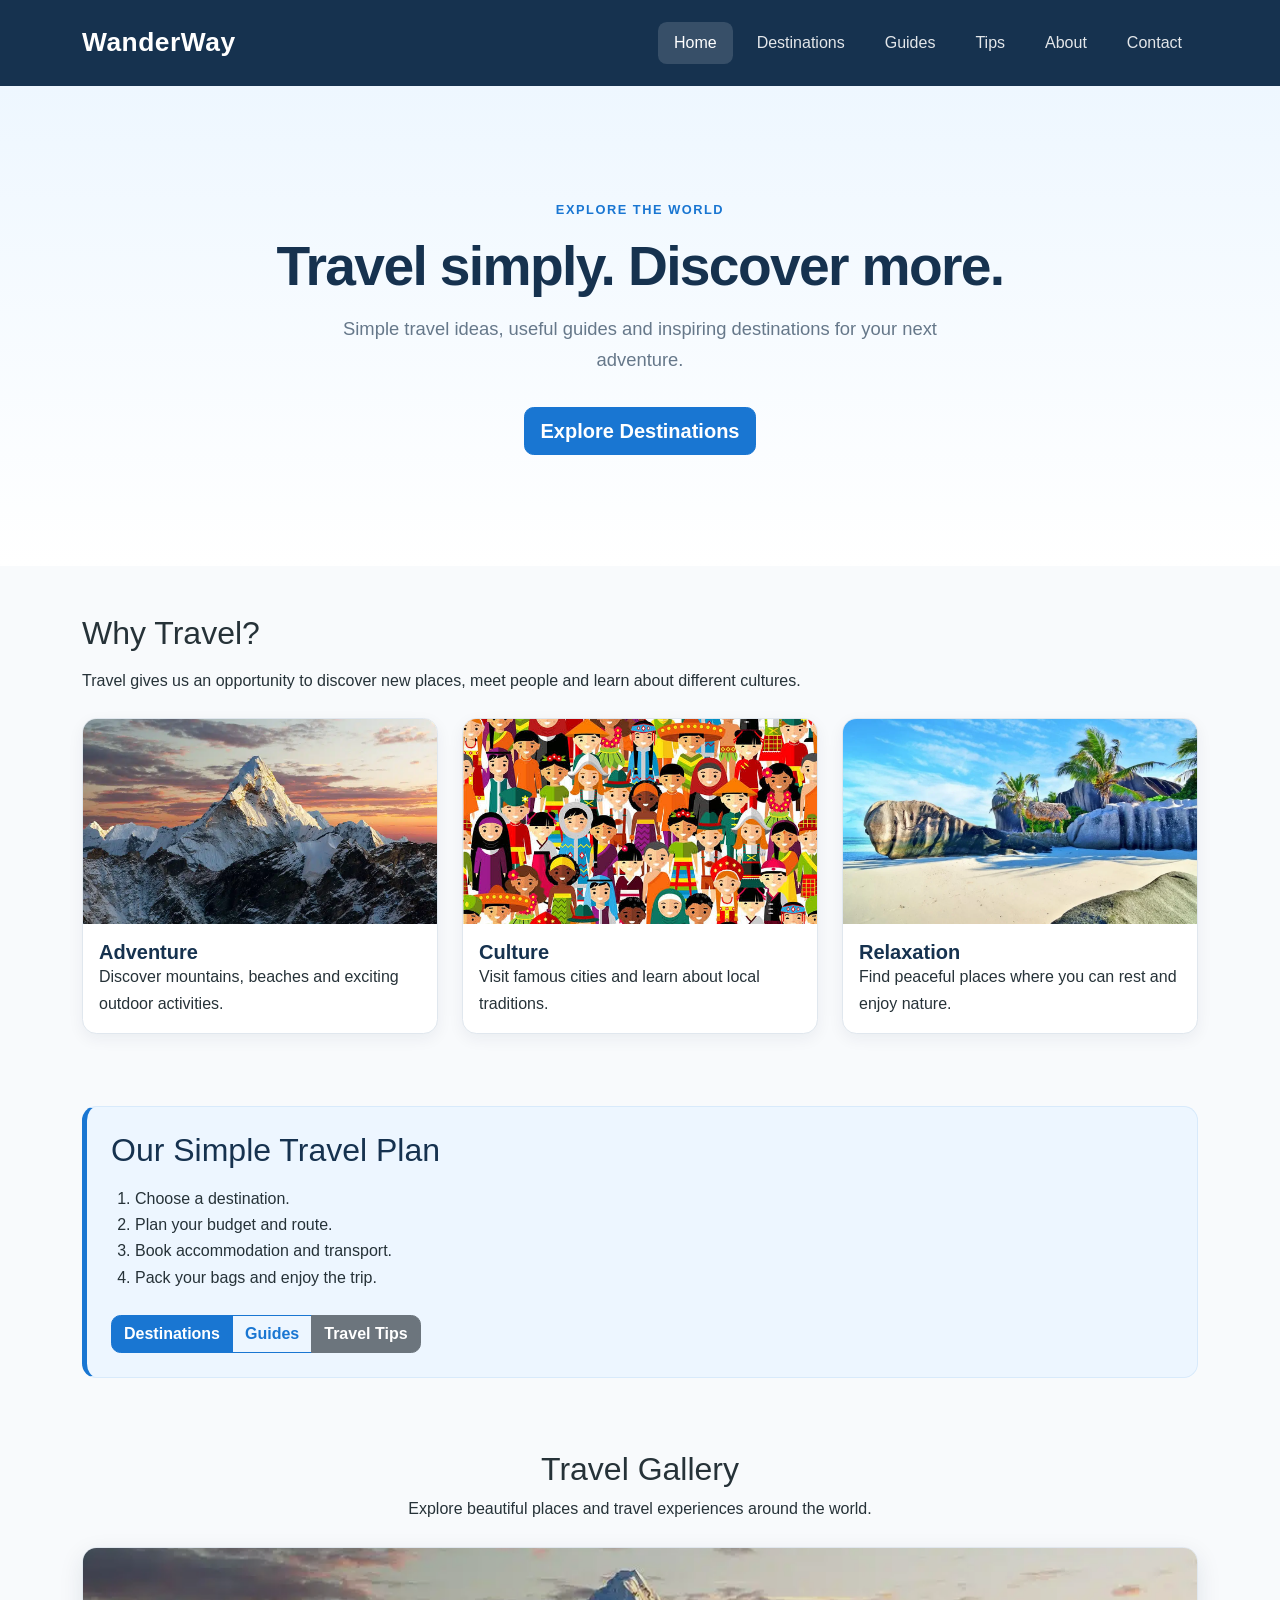
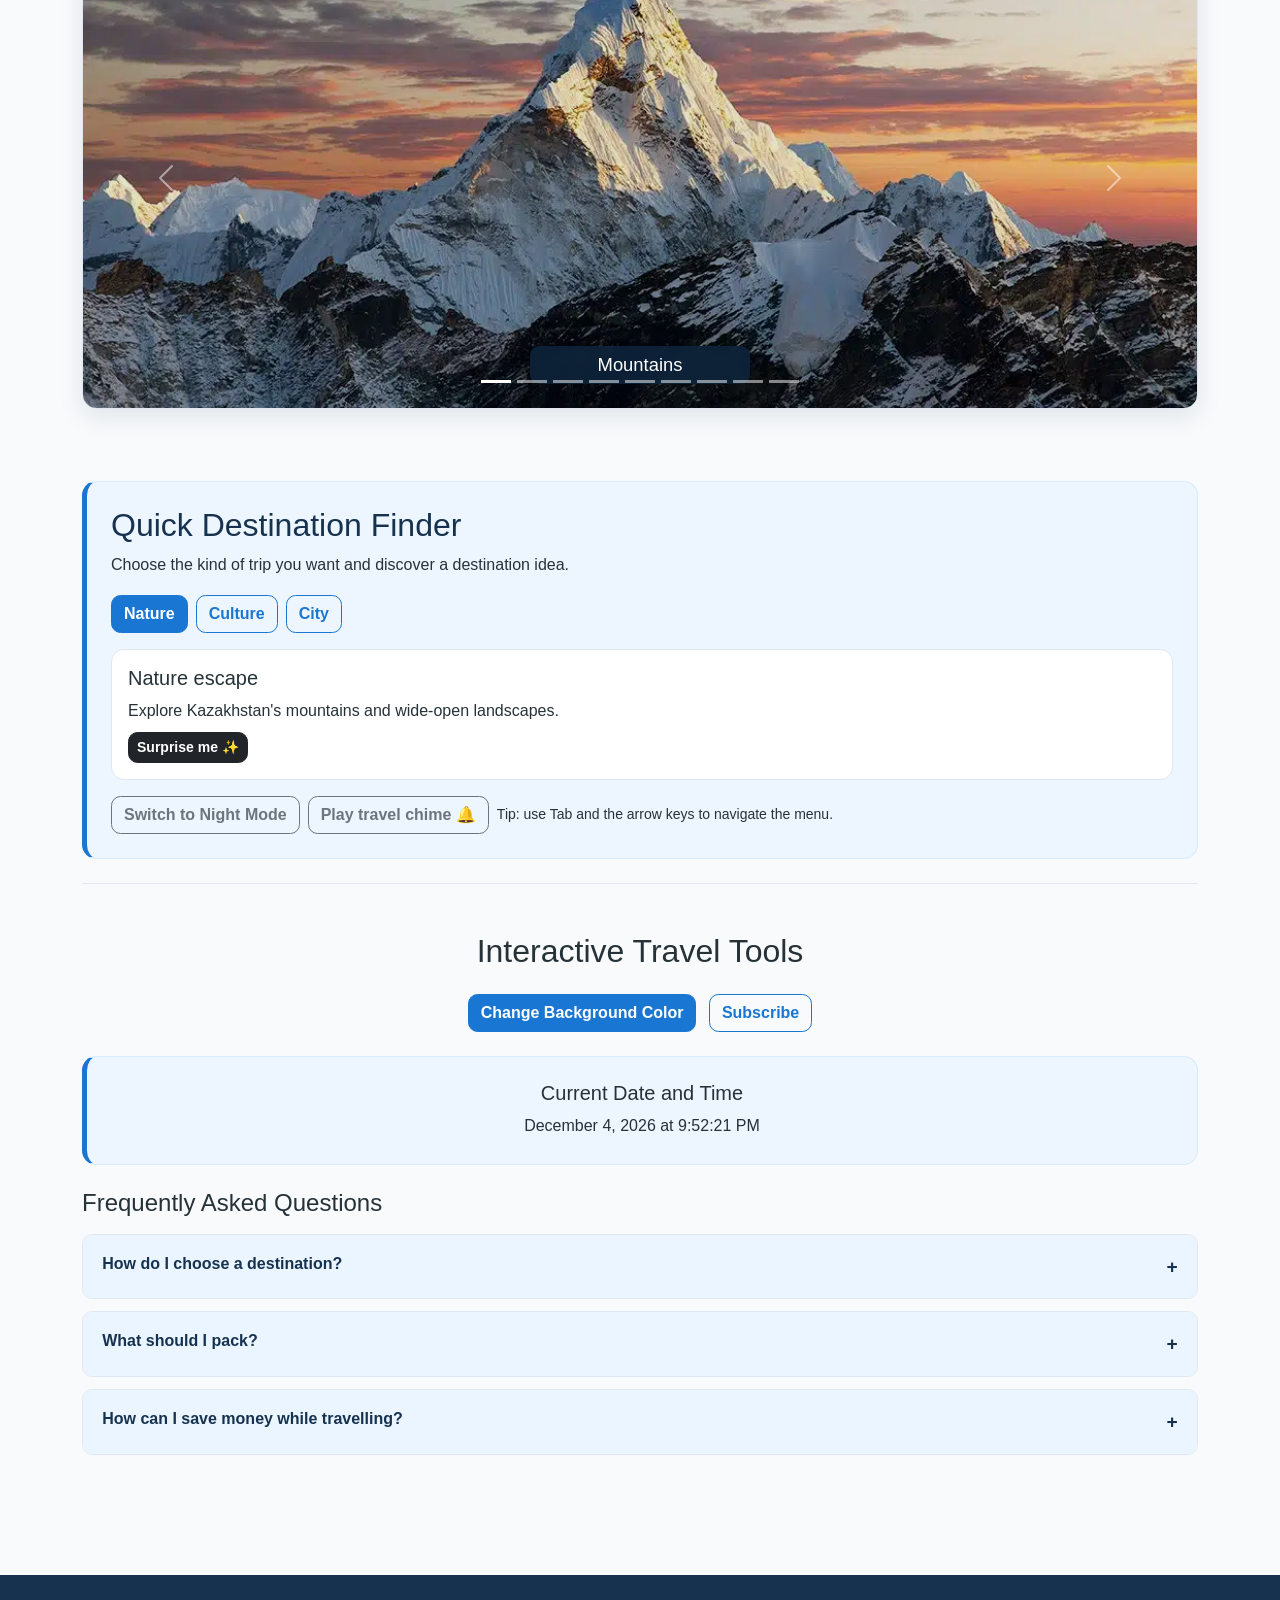
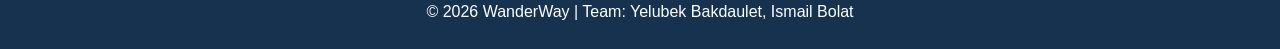
<file: index.html>
<!DOCTYPE html>
<html lang="en">
<head>
    <meta charset="UTF-8">
    <meta name="viewport" content="width=device-width, initial-scale=1.0">
    <title>WanderWay - Home</title>
    <link href="https://cdn.jsdelivr.net/npm/bootstrap@5.3.8/dist/css/bootstrap.min.css" rel="stylesheet">
    <link rel="stylesheet" href="css/style.css">
</head>
<body>
<nav class="navbar navbar-expand-lg navbar-dark site-navbar py-3" aria-label="Main navigation">
    <div class="container">
        <a class="navbar-brand fw-bold" href="index.html">WanderWay</a>
        <button class="navbar-toggler" type="button" data-bs-toggle="collapse" data-bs-target="#mainNavbar" aria-controls="mainNavbar" aria-expanded="false" aria-label="Toggle navigation">
            <span class="navbar-toggler-icon"></span>
        </button>
        <div class="collapse navbar-collapse" id="mainNavbar">
            <div class="navbar-nav ms-auto gap-lg-2 pt-3 pt-lg-0">
                <a class="nav-link active px-lg-3 mb-1 mb-lg-0" href="index.html" aria-current="page">Home</a>
                <a class="nav-link px-lg-3 mb-1 mb-lg-0" href="destinations.html">Destinations</a>
                <a class="nav-link px-lg-3 mb-1 mb-lg-0" href="guides.html">Guides</a>
                <a class="nav-link px-lg-3 mb-1 mb-lg-0" href="tips.html">Tips</a>
                <a class="nav-link px-lg-3 mb-1 mb-lg-0" href="about.html">About</a>
                <a class="nav-link px-lg-3 mb-1 mb-lg-0" href="contact.html">Contact</a>
            </div>
        </div>
    </div>
</nav>
<header id="main-header" class="hero py-5">
    <div class="container">
        <div class="hero-content mx-auto text-center">
            <span class="eyebrow mb-3">EXPLORE THE WORLD</span>
            <h1 class="mb-3">Travel simply. Discover more.</h1>
            <p class="mx-auto">Simple travel ideas, useful guides and inspiring destinations for your next adventure.</p>
            <a class="btn btn-primary btn-lg mt-3" href="destinations.html">Explore Destinations</a>
        </div>
    </div>
</header>
<main class="container">
    <section class="py-5">
        <h2 class="mb-3">Why Travel?</h2>
        <p class="mb-4">Travel gives us an opportunity to discover new places, meet people and learn about different cultures.</p>
        <div class="media-card-grid">
            <article class="travel-card">
                <img src="images/mountains.webp" alt="Mountain landscape">
                <div class="p-3"><h3 class="mb-0">Adventure</h3><p class="mb-0">Discover mountains, beaches and exciting outdoor activities.</p></div>
            </article>
            <article class="travel-card">
                <img src="images/culture.jpeg" alt="Modern city skyline">
                <div class="p-3"><h3 class="mb-0">Culture</h3><p class="mb-0">Visit famous cities and learn about local traditions.</p></div>
            </article>
            <article class="travel-card">
                <img src="images/beach.webp" alt="Tropical beach">
                <div class="p-3"><h3 class="mb-0">Relaxation</h3><p class="mb-0">Find peaceful places where you can rest and enjoy nature.</p></div>
            </article>
        </div>
    </section>
    <section class="highlight my-4 p-4">
        <h2 class="mb-3">Our Simple Travel Plan</h2>
        <ol class="mb-0 ps-4">
            <li>Choose a destination.</li><li>Plan your budget and route.</li><li>Book accommodation and transport.</li><li>Pack your bags and enjoy the trip.</li>
        </ol>
        <div class="btn-group mt-4" role="group" aria-label="Travel resources">
            <a href="destinations.html" class="btn btn-primary">Destinations</a>
            <a href="guides.html" class="btn btn-outline-primary">Guides</a>
            <a href="tips.html" class="btn btn-secondary">Travel Tips</a>
        </div>
    </section>
    <section class="py-5" aria-labelledby="gallery-title">
        <h2 id="gallery-title" class="text-center mb-2">Travel Gallery</h2>
        <p class="text-center mb-4">Explore beautiful places and travel experiences around the world.</p>
        <div id="travelCarousel" class="carousel slide carousel-fade" data-bs-ride="carousel">
            <div class="carousel-indicators">
                <button type="button" data-bs-target="#travelCarousel" data-bs-slide-to="0" class="active" aria-current="true" aria-label="Slide 1"></button><button type="button" data-bs-target="#travelCarousel" data-bs-slide-to="1" class=""  aria-label="Slide 2"></button><button type="button" data-bs-target="#travelCarousel" data-bs-slide-to="2" class=""  aria-label="Slide 3"></button><button type="button" data-bs-target="#travelCarousel" data-bs-slide-to="3" class=""  aria-label="Slide 4"></button><button type="button" data-bs-target="#travelCarousel" data-bs-slide-to="4" class=""  aria-label="Slide 5"></button><button type="button" data-bs-target="#travelCarousel" data-bs-slide-to="5" class=""  aria-label="Slide 6"></button><button type="button" data-bs-target="#travelCarousel" data-bs-slide-to="6" class=""  aria-label="Slide 7"></button><button type="button" data-bs-target="#travelCarousel" data-bs-slide-to="7" class=""  aria-label="Slide 8"></button><button type="button" data-bs-target="#travelCarousel" data-bs-slide-to="8" class=""  aria-label="Slide 9"></button>
            </div>
            <div class="carousel-inner rounded-3 shadow-sm">
                <div class="carousel-item active"><img src="images/mountains.webp" class="d-block w-100 carousel-photo" alt="Mountain landscape"><div class="carousel-caption px-3 py-2"><h3 class="mb-0">Mountains</h3></div></div>
                <div class="carousel-item"><img src="images/city.jpeg" class="d-block w-100 carousel-photo" alt="Modern city"><div class="carousel-caption px-3 py-2"><h3 class="mb-0">City Adventures</h3></div></div>
                <div class="carousel-item"><img src="images/beach.webp" class="d-block w-100 carousel-photo" alt="Tropical beach"><div class="carousel-caption px-3 py-2"><h3 class="mb-0">Beach Escape</h3></div></div>
                <div class="carousel-item"><img src="images/food.jpeg" class="d-block w-100 carousel-photo" alt="Local food"><div class="carousel-caption px-3 py-2"><h3 class="mb-0">Local Food</h3></div></div>
                <div class="carousel-item"><img src="images/packing.webp" class="d-block w-100 carousel-photo" alt="Travel packing"><div class="carousel-caption px-3 py-2"><h3 class="mb-0">Travel Packing</h3></div></div>
                <div class="carousel-item"><img src="images/safe.jpg" class="d-block w-100 carousel-photo" alt="Safe city travel"><div class="carousel-caption px-3 py-2"><h3 class="mb-0">Safe Travel</h3></div></div>
                <div class="carousel-item"><img src="images/travelmap.jpg" class="d-block w-100 carousel-photo" alt="Travel map"><div class="carousel-caption px-3 py-2"><h3 class="mb-0">Plan Your Journey</h3></div></div>
                <div class="carousel-item"><img src="images/italy.jpg" class="d-block w-100 carousel-photo" alt="Italy"><div class="carousel-caption px-3 py-2"><h3 class="mb-0">Italy</h3></div></div>
                <div class="carousel-item"><img src="images/japan.webp" class="d-block w-100 carousel-photo" alt="Japan"><div class="carousel-caption px-3 py-2"><h3 class="mb-0">Japan</h3></div></div>
            </div>
            <button class="carousel-control-prev" type="button" data-bs-target="#travelCarousel" data-bs-slide="prev"><span class="carousel-control-prev-icon" aria-hidden="true"></span><span class="visually-hidden">Previous</span></button>
            <button class="carousel-control-next" type="button" data-bs-target="#travelCarousel" data-bs-slide="next"><span class="carousel-control-next-icon" aria-hidden="true"></span><span class="visually-hidden">Next</span></button>
        </div>
    </section>

    <section class="py-4" aria-labelledby="explorer-title">
        <div class="highlight p-4">
            <h2 id="explorer-title">Quick Destination Finder</h2>
            <p>Choose the kind of trip you want and discover a destination idea.</p>
            <div class="d-flex flex-wrap gap-2" role="group" aria-label="Filter travel ideas">
                <button class="btn btn-primary travel-filter" data-category="nature" type="button">Nature</button>
                <button class="btn btn-outline-primary travel-filter" data-category="culture" type="button">Culture</button>
                <button class="btn btn-outline-primary travel-filter" data-category="city" type="button">City</button>
            </div>
            <article id="destinationSuggestion" class="suggestion-card mt-3 p-3" aria-live="polite">
                <h3 id="suggestionTitle" class="h5">Nature escape</h3><p id="suggestionText" class="mb-2">Explore Kazakhstan's mountains and wide-open landscapes.</p>
                <button id="surpriseMeBtn" class="btn btn-sm btn-dark" type="button">Surprise me ✨</button>
            </article>
            <div class="d-flex flex-wrap gap-2 mt-3 align-items-center">
                <button id="themeToggle" class="btn btn-outline-secondary" type="button" aria-pressed="false">Switch to Night Mode</button>
                <button id="soundToggle" class="btn btn-outline-secondary" type="button">Play travel chime 🔔</button>
                <span id="interactionMessage" class="small" aria-live="polite">Tip: use Tab and the arrow keys to navigate the menu.</span>
            </div>
        </div>
    </section>

    <section class="assignment-tools py-5" aria-labelledby="interactive-title">
        <h2 id="interactive-title" class="text-center mb-4">Interactive Travel Tools</h2>
        <div class="text-center mb-4">
            <button type="button" id="changeColorBtn" class="btn btn-primary me-2">Change Background Color</button>
            <button type="button" id="openPopupBtn" class="btn btn-outline-primary">Subscribe</button>
        </div>
        <div class="highlight p-4 mb-4 text-center">
            <h3 class="h5">Current Date and Time</h3>
            <p id="dateTime" class="mb-0" aria-live="polite">Loading date and time...</p>
        </div>
        <section class="mb-4" aria-labelledby="faq-title">
            <h3 id="faq-title" class="h4 mb-3">Frequently Asked Questions</h3>
            <div class="accordion-list">
                <div class="faq-item"><button class="faq-question" type="button" aria-expanded="false">How do I choose a destination?</button><div class="faq-answer"><p>Think about your budget, interests, travel dates and the kind of experience you want.</p></div></div>
                <div class="faq-item"><button class="faq-question" type="button" aria-expanded="false">What should I pack?</button><div class="faq-answer"><p>Pack suitable clothes, travel documents, chargers and any essentials you need.</p></div></div>
                <div class="faq-item"><button class="faq-question" type="button" aria-expanded="false">How can I save money while travelling?</button><div class="faq-answer"><p>Compare transport and accommodation prices, plan ahead and look for free activities.</p></div></div>
            </div>
        </section>
    </section>
    <div id="subscriptionModal" class="popup-overlay" aria-hidden="true">
        <div class="popup-card" role="dialog" aria-modal="true" aria-labelledby="popup-title">
            <button type="button" id="closePopupBtn" class="popup-close" aria-label="Close popup">&times;</button>
            <h2 id="popup-title" class="h4 mb-3">Subscribe to Travel Updates</h2>
            <form id="subscriptionForm">
                <div class="mb-3"><label for="subscribeName" class="form-label">Name</label><input id="subscribeName" name="subscribeName" class="form-control" type="text" required></div>
                <div class="mb-3"><label for="subscribeEmail" class="form-label">Email</label><input id="subscribeEmail" name="subscribeEmail" class="form-control" type="email" required></div>
                <button class="btn btn-primary" type="submit">Subscribe</button>
                <p id="subscriptionMessage" class="mt-3 mb-0" aria-live="polite"></p>
            </form>
        </div>
    </div>

</main>
<footer class="site-footer mt-5 py-4 text-center">
    <p class="mb-0">© 2026 WanderWay | Team: Yelubek Bakdaulet, Ismail Bolat</p>
</footer>
<script src="https://cdn.jsdelivr.net/npm/bootstrap@5.3.8/dist/js/bootstrap.bundle.min.js"></script>
<script src="js/script.js"></script>
</body></html>
</file>
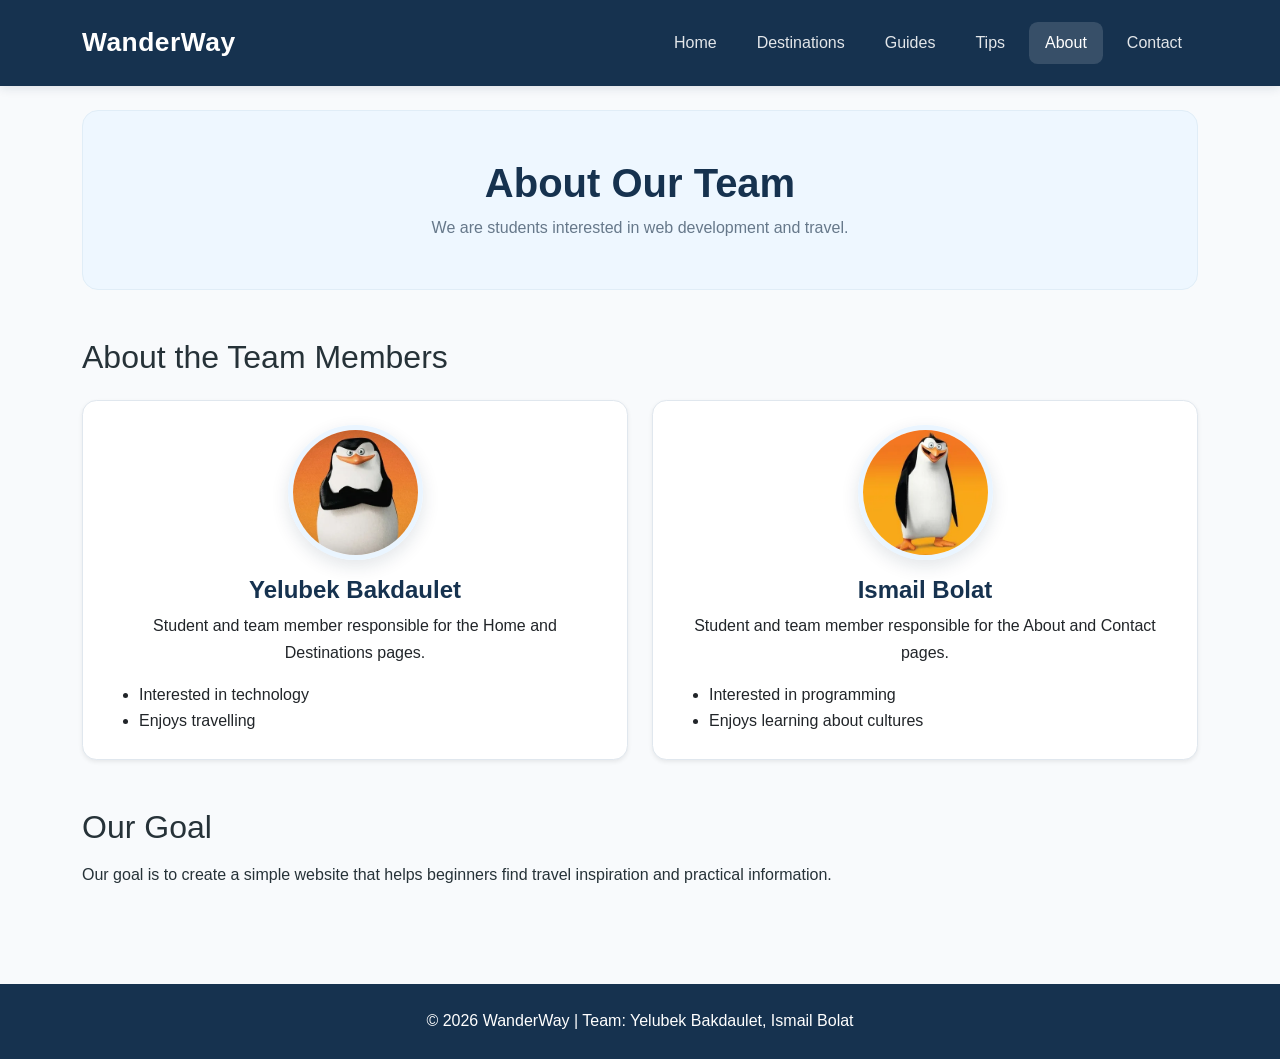
<file: about.html>
<!DOCTYPE html>
<html lang="en">
<head>
    <meta charset="UTF-8">
    <meta name="viewport" content="width=device-width, initial-scale=1.0">
    <title>WanderWay - About Us</title>
    <link href="https://cdn.jsdelivr.net/npm/bootstrap@5.3.8/dist/css/bootstrap.min.css" rel="stylesheet">
    <link rel="stylesheet" href="css/style.css">
</head>
<body><nav class="navbar navbar-expand-lg navbar-dark site-navbar py-3" aria-label="Main navigation">
    <div class="container">
        <a class="navbar-brand fw-bold" href="index.html">WanderWay</a>
        <button class="navbar-toggler" type="button" data-bs-toggle="collapse" data-bs-target="#mainNavbar" aria-controls="mainNavbar" aria-expanded="false" aria-label="Toggle navigation">
            <span class="navbar-toggler-icon"></span>
        </button>
        <div class="collapse navbar-collapse" id="mainNavbar">
            <div class="navbar-nav ms-auto gap-lg-2 pt-3 pt-lg-0">
                <a class="nav-link px-lg-3 mb-1 mb-lg-0" href="index.html">Home</a>
                <a class="nav-link px-lg-3 mb-1 mb-lg-0" href="destinations.html">Destinations</a>
                <a class="nav-link px-lg-3 mb-1 mb-lg-0" href="guides.html">Guides</a>
                <a class="nav-link px-lg-3 mb-1 mb-lg-0" href="tips.html">Tips</a>
                <a class="nav-link active px-lg-3 mb-1 mb-lg-0" href="about.html" aria-current="page">About</a>
                <a class="nav-link px-lg-3 mb-1 mb-lg-0" href="contact.html">Contact</a>
            </div>
        </div>
    </div>
</nav><main class="container"><section class="page-title py-5 mt-4 mb-5 text-center"><h1>About Our Team</h1><p class="mb-0">We are students interested in web development and travel.</p></section><section class="pb-5"><h2 class="mb-4">About the Team Members</h2><div class="row g-4"><div class="col-sm-12 col-lg-6"><article class="card h-100 text-center shadow-sm"><div class="card-body p-4"><img class="profile-img mb-3" src="images/bakdaulet.webp" alt="Profile illustration of Yelubek"><h3 class="h4">Yelubek Bakdaulet</h3><p>Student and team member responsible for the Home and Destinations pages.</p><ul class="text-start mb-0"><li>Interested in technology</li><li>Enjoys travelling</li></ul></div></article></div><div class="col-sm-12 col-lg-6"><article class="card h-100 text-center shadow-sm"><div class="card-body p-4"><img class="profile-img mb-3" src="images/ismail.webp" alt="Profile illustration of Ismail"><h3 class="h4">Ismail Bolat</h3><p>Student and team member responsible for the About and Contact pages.</p><ul class="text-start mb-0"><li>Interested in programming</li><li>Enjoys learning about cultures</li></ul></div></article></div></div></section><section class="pb-5"><h2 class="mb-3">Our Goal</h2><p class="mb-0">Our goal is to create a simple website that helps beginners find travel inspiration and practical information.</p></section></main><footer class="site-footer mt-5 py-4 text-center">
    <p class="mb-0">© 2026 WanderWay | Team: Yelubek Bakdaulet, Ismail Bolat</p>
</footer><script src="https://cdn.jsdelivr.net/npm/bootstrap@5.3.8/dist/js/bootstrap.bundle.min.js"></script><script src="js/script.js"></script>
</body></html>
</file>
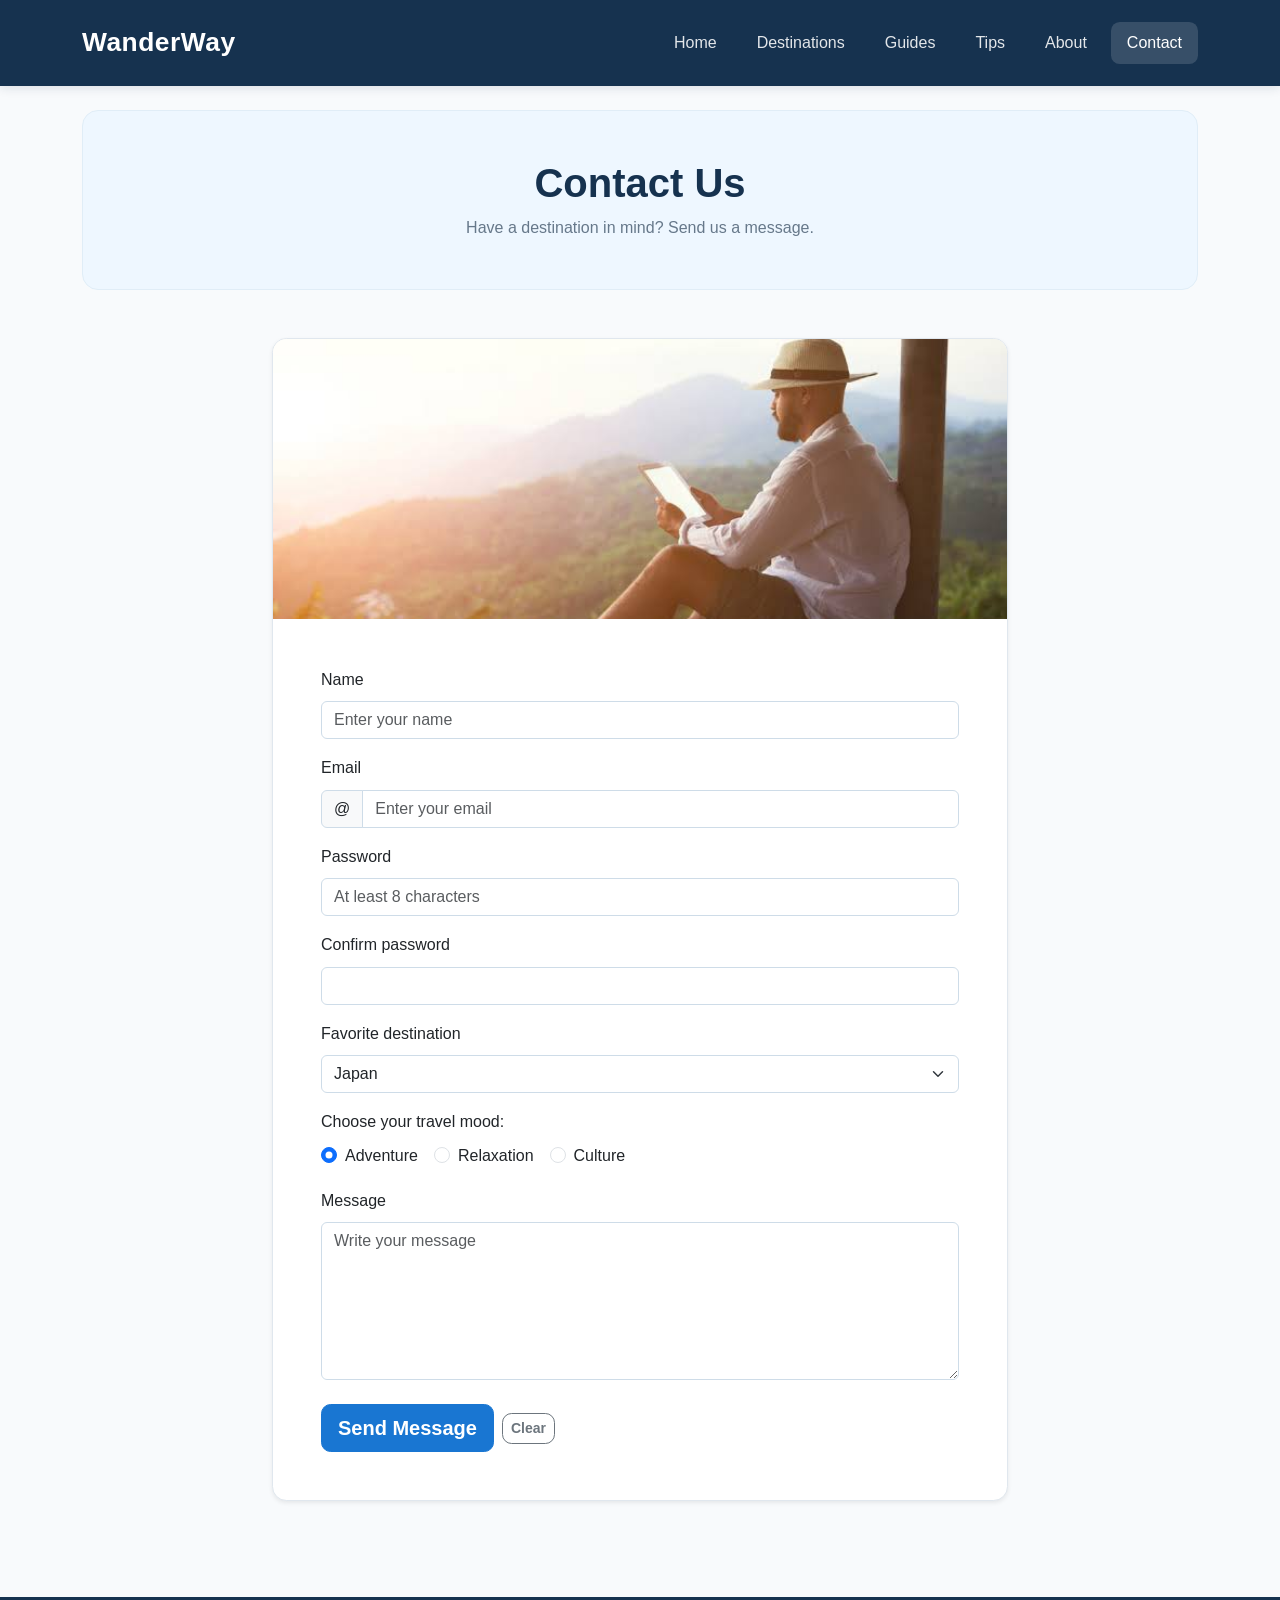
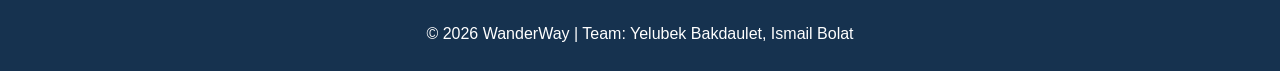
<file: contact.html>
<!DOCTYPE html>
<html lang="en">
<head>
    <meta charset="UTF-8">
    <meta name="viewport" content="width=device-width, initial-scale=1.0">
    <title>WanderWay - Contact</title>
    <link href="https://cdn.jsdelivr.net/npm/bootstrap@5.3.8/dist/css/bootstrap.min.css" rel="stylesheet">
    <link rel="stylesheet" href="css/style.css">
</head>
<body><nav class="navbar navbar-expand-lg navbar-dark site-navbar py-3" aria-label="Main navigation">
    <div class="container">
        <a class="navbar-brand fw-bold" href="index.html">WanderWay</a>
        <button class="navbar-toggler" type="button" data-bs-toggle="collapse" data-bs-target="#mainNavbar" aria-controls="mainNavbar" aria-expanded="false" aria-label="Toggle navigation">
            <span class="navbar-toggler-icon"></span>
        </button>
        <div class="collapse navbar-collapse" id="mainNavbar">
            <div class="navbar-nav ms-auto gap-lg-2 pt-3 pt-lg-0">
                <a class="nav-link px-lg-3 mb-1 mb-lg-0" href="index.html">Home</a>
                <a class="nav-link px-lg-3 mb-1 mb-lg-0" href="destinations.html">Destinations</a>
                <a class="nav-link px-lg-3 mb-1 mb-lg-0" href="guides.html">Guides</a>
                <a class="nav-link px-lg-3 mb-1 mb-lg-0" href="tips.html">Tips</a>
                <a class="nav-link px-lg-3 mb-1 mb-lg-0" href="about.html">About</a>
                <a class="nav-link active px-lg-3 mb-1 mb-lg-0" href="contact.html" aria-current="page">Contact</a>
            </div>
        </div>
    </div>
</nav><main class="container"><section class="page-title py-5 mt-4 mb-5 text-center"><h1>Contact Us</h1><p class="mb-0">Have a destination in mind? Send us a message.</p></section><section class="row justify-content-center pb-5"><div class="col-12 col-lg-8"><div class="card shadow-sm"><img class="card-img-top contact-image" src="images/concat.jpeg" alt="Travel communication illustration"><div class="card-body p-4 p-md-5"><form id="contactForm" action="#" method="post" novalidate><div class="mb-3"><label for="name" class="form-label">Name</label><input type="text" class="form-control" id="name" name="name" placeholder="Enter your name" required></div><div class="mb-3"><label for="email" class="form-label">Email</label><div class="input-group"><span class="input-group-text">@</span><input type="email" class="form-control" id="email" name="email" placeholder="Enter your email" required></div></div><div class="mb-3"><label for="password" class="form-label">Password</label><input type="password" class="form-control" id="password" name="password" minlength="8" placeholder="At least 8 characters" required><div class="invalid-feedback">Password must contain at least 8 characters.</div></div><div class="mb-3"><label for="confirmPassword" class="form-label">Confirm password</label><input type="password" class="form-control" id="confirmPassword" name="confirmPassword" required><div class="invalid-feedback">Passwords must match.</div></div><div class="mb-3"><label for="destination" class="form-label">Favorite destination</label><select class="form-select" id="destination" name="destination"><option value="japan">Japan</option><option value="italy">Italy</option><option value="kazakhstan">Kazakhstan</option><option value="other">Other</option></select></div><fieldset class="mb-3"><legend class="fs-6">Choose your travel mood:</legend><div class="form-check form-check-inline"><input class="form-check-input" type="radio" name="mood" id="adventure" value="adventure" checked><label class="form-check-label" for="adventure">Adventure</label></div><div class="form-check form-check-inline"><input class="form-check-input" type="radio" name="mood" id="relaxation" value="relaxation"><label class="form-check-label" for="relaxation">Relaxation</label></div><div class="form-check form-check-inline"><input class="form-check-input" type="radio" name="mood" id="culture" value="culture"><label class="form-check-label" for="culture">Culture</label></div></fieldset><div class="mb-4"><label for="message" class="form-label">Message</label><textarea class="form-control" id="message" name="message" rows="6" placeholder="Write your message"></textarea></div><p id="formMessage" class="mt-3" aria-live="polite"></p><div class="d-grid d-sm-flex gap-2"><button type="submit" class="btn btn-primary btn-lg">Send Message</button><button type="reset" class="btn btn-outline-secondary btn-sm align-self-sm-center">Clear</button></div></form></div></div></div></section></main><footer class="site-footer mt-5 py-4 text-center">
    <p class="mb-0">© 2026 WanderWay | Team: Yelubek Bakdaulet, Ismail Bolat</p>
</footer><script src="https://cdn.jsdelivr.net/npm/bootstrap@5.3.8/dist/js/bootstrap.bundle.min.js"></script><script src="js/script.js"></script>
</body></html>
</file>
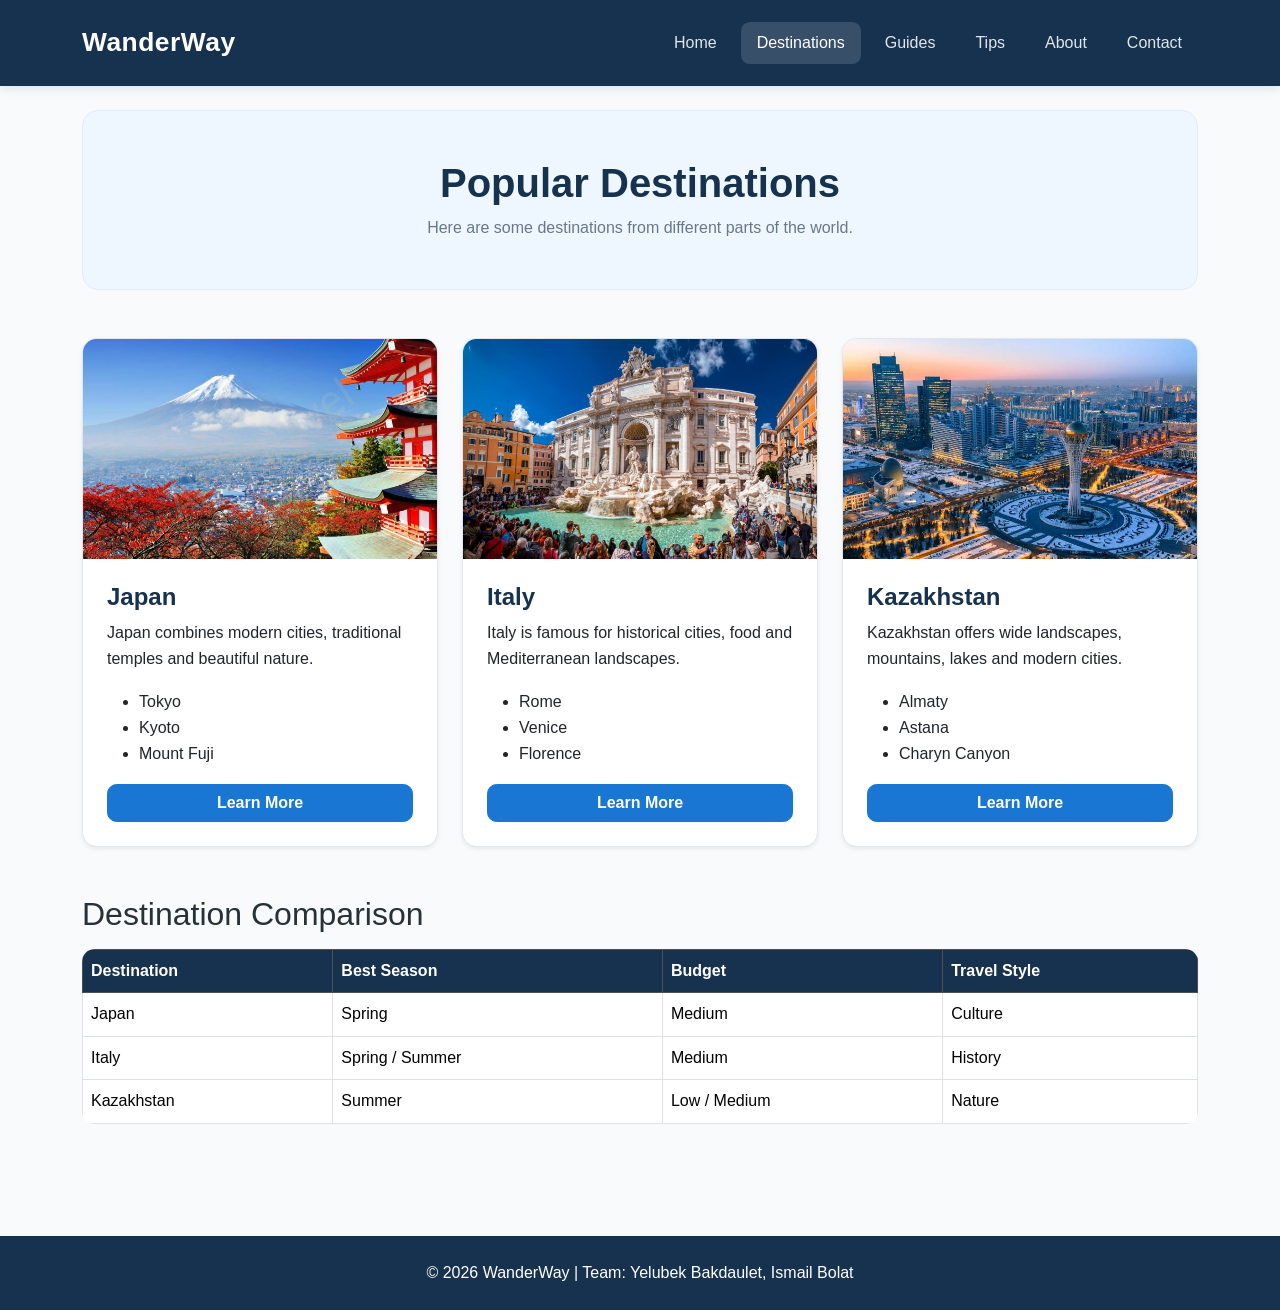
<file: destinations.html>
<!DOCTYPE html>
<html lang="en">
<head>
    <meta charset="UTF-8">
    <meta name="viewport" content="width=device-width, initial-scale=1.0">
    <title>WanderWay - Destinations</title>
    <link href="https://cdn.jsdelivr.net/npm/bootstrap@5.3.8/dist/css/bootstrap.min.css" rel="stylesheet">
    <link rel="stylesheet" href="css/style.css">
</head>
<body>
<nav class="navbar navbar-expand-lg navbar-dark site-navbar py-3" aria-label="Main navigation">
    <div class="container">
        <a class="navbar-brand fw-bold" href="index.html">WanderWay</a>
        <button class="navbar-toggler" type="button" data-bs-toggle="collapse" data-bs-target="#mainNavbar" aria-controls="mainNavbar" aria-expanded="false" aria-label="Toggle navigation">
            <span class="navbar-toggler-icon"></span>
        </button>
        <div class="collapse navbar-collapse" id="mainNavbar">
            <div class="navbar-nav ms-auto gap-lg-2 pt-3 pt-lg-0">
                <a class="nav-link px-lg-3 mb-1 mb-lg-0" href="index.html">Home</a>
                <a class="nav-link active px-lg-3 mb-1 mb-lg-0" href="destinations.html" aria-current="page">Destinations</a>
                <a class="nav-link px-lg-3 mb-1 mb-lg-0" href="guides.html">Guides</a>
                <a class="nav-link px-lg-3 mb-1 mb-lg-0" href="tips.html">Tips</a>
                <a class="nav-link px-lg-3 mb-1 mb-lg-0" href="about.html">About</a>
                <a class="nav-link px-lg-3 mb-1 mb-lg-0" href="contact.html">Contact</a>
            </div>
        </div>
    </div>
</nav>
<main class="container">
    <section class="page-title py-5 mt-4 mb-5 text-center"><h1>Popular Destinations</h1><p class="mb-0">Here are some destinations from different parts of the world.</p></section>
    <section class="pb-5">
        <div class="row g-4">
            <div class="col-sm-12 col-md-6 col-lg-4"><article class="card h-100 shadow-sm"><img src="images/japan.webp" class="card-img-top destination-img" alt="Japan travel illustration"><div class="card-body d-flex flex-column p-4"><h2 class="card-title h4">Japan</h2><p class="card-text">Japan combines modern cities, traditional temples and beautiful nature.</p><ul><li>Tokyo</li><li>Kyoto</li><li>Mount Fuji</li></ul><a href="guides.html" class="btn btn-primary mt-auto">Learn More</a></div></article></div>
            <div class="col-sm-12 col-md-6 col-lg-4"><article class="card h-100 shadow-sm"><img src="images/italy.jpg" class="card-img-top destination-img" alt="Italy travel illustration"><div class="card-body d-flex flex-column p-4"><h2 class="card-title h4">Italy</h2><p class="card-text">Italy is famous for historical cities, food and Mediterranean landscapes.</p><ul><li>Rome</li><li>Venice</li><li>Florence</li></ul><a href="guides.html" class="btn btn-primary mt-auto">Learn More</a></div></article></div>
            <div class="col-sm-12 col-md-6 col-lg-4"><article class="card h-100 shadow-sm"><img src="images/kazakhstan.jpeg" class="card-img-top destination-img" alt="Kazakhstan travel illustration"><div class="card-body d-flex flex-column p-4"><h2 class="card-title h4">Kazakhstan</h2><p class="card-text">Kazakhstan offers wide landscapes, mountains, lakes and modern cities.</p><ul><li>Almaty</li><li>Astana</li><li>Charyn Canyon</li></ul><a href="guides.html" class="btn btn-primary mt-auto">Learn More</a></div></article></div>
        </div>
    </section>
    <section class="pb-5"><h2 class="mb-3">Destination Comparison</h2><div class="table-responsive"><table class="table table-bordered table-hover align-middle"><thead class="table-dark"><tr><th>Destination</th><th>Best Season</th><th>Budget</th><th>Travel Style</th></tr></thead><tbody><tr><td>Japan</td><td>Spring</td><td>Medium</td><td>Culture</td></tr><tr><td>Italy</td><td>Spring / Summer</td><td>Medium</td><td>History</td></tr><tr><td>Kazakhstan</td><td>Summer</td><td>Low / Medium</td><td>Nature</td></tr></tbody></table></div></section>
</main><footer class="site-footer mt-5 py-4 text-center">
    <p class="mb-0">© 2026 WanderWay | Team: Yelubek Bakdaulet, Ismail Bolat</p>
</footer><script src="https://cdn.jsdelivr.net/npm/bootstrap@5.3.8/dist/js/bootstrap.bundle.min.js"></script><script src="js/script.js"></script>
</body></html>
</file>
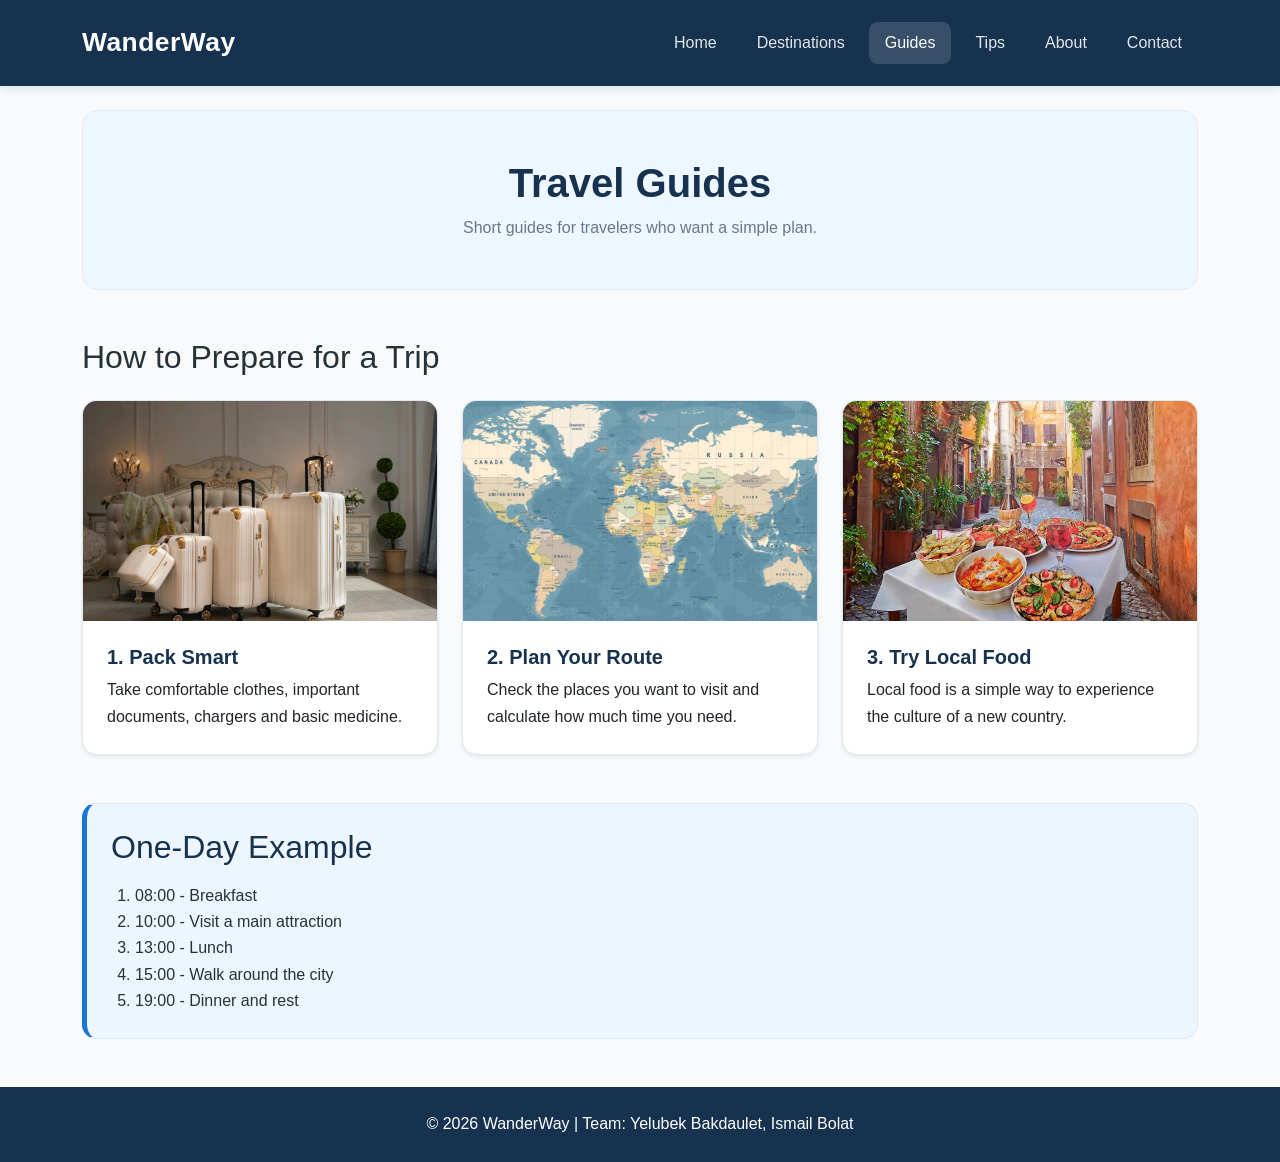
<file: guides.html>
<!DOCTYPE html>
<html lang="en">
<head>
    <meta charset="UTF-8">
    <meta name="viewport" content="width=device-width, initial-scale=1.0">
    <title>WanderWay - Travel Guides</title>
    <link href="https://cdn.jsdelivr.net/npm/bootstrap@5.3.8/dist/css/bootstrap.min.css" rel="stylesheet">
    <link rel="stylesheet" href="css/style.css">
</head>
<body><nav class="navbar navbar-expand-lg navbar-dark site-navbar py-3" aria-label="Main navigation">
    <div class="container">
        <a class="navbar-brand fw-bold" href="index.html">WanderWay</a>
        <button class="navbar-toggler" type="button" data-bs-toggle="collapse" data-bs-target="#mainNavbar" aria-controls="mainNavbar" aria-expanded="false" aria-label="Toggle navigation">
            <span class="navbar-toggler-icon"></span>
        </button>
        <div class="collapse navbar-collapse" id="mainNavbar">
            <div class="navbar-nav ms-auto gap-lg-2 pt-3 pt-lg-0">
                <a class="nav-link px-lg-3 mb-1 mb-lg-0" href="index.html">Home</a>
                <a class="nav-link px-lg-3 mb-1 mb-lg-0" href="destinations.html">Destinations</a>
                <a class="nav-link active px-lg-3 mb-1 mb-lg-0" href="guides.html" aria-current="page">Guides</a>
                <a class="nav-link px-lg-3 mb-1 mb-lg-0" href="tips.html">Tips</a>
                <a class="nav-link px-lg-3 mb-1 mb-lg-0" href="about.html">About</a>
                <a class="nav-link px-lg-3 mb-1 mb-lg-0" href="contact.html">Contact</a>
            </div>
        </div>
    </div>
</nav><main class="container"><section class="page-title py-5 mt-4 mb-5 text-center"><h1>Travel Guides</h1><p class="mb-0">Short guides for travelers who want a simple plan.</p></section><section class="pb-5"><h2 class="mb-4">How to Prepare for a Trip</h2><div class="row g-4"><div class="col-sm-12 col-md-6 col-lg-4"><article class="card h-100 shadow-sm"><img src="images/packing.webp" class="card-img-top guide-img" alt="Travel suitcase"><div class="card-body p-4"><h3 class="h5">1. Pack Smart</h3><p class="mb-0">Take comfortable clothes, important documents, chargers and basic medicine.</p></div></article></div><div class="col-sm-12 col-md-6 col-lg-4"><article class="card h-100 shadow-sm"><img src="images/travelmap.jpg" class="card-img-top guide-img" alt="Travel map"><div class="card-body p-4"><h3 class="h5">2. Plan Your Route</h3><p class="mb-0">Check the places you want to visit and calculate how much time you need.</p></div></article></div><div class="col-sm-12 col-md-6 col-lg-4"><article class="card h-100 shadow-sm"><img src="images/food.jpeg" class="card-img-top guide-img" alt="Local food"><div class="card-body p-4"><h3 class="h5">3. Try Local Food</h3><p class="mb-0">Local food is a simple way to experience the culture of a new country.</p></div></article></div></div></section><section class="highlight mb-5 p-4"><h2 class="mb-3">One-Day Example</h2><ol class="mb-0 ps-4"><li>08:00 - Breakfast</li><li>10:00 - Visit a main attraction</li><li>13:00 - Lunch</li><li>15:00 - Walk around the city</li><li>19:00 - Dinner and rest</li></ol></section></main><footer class="site-footer mt-5 py-4 text-center">
    <p class="mb-0">© 2026 WanderWay | Team: Yelubek Bakdaulet, Ismail Bolat</p>
</footer><script src="https://cdn.jsdelivr.net/npm/bootstrap@5.3.8/dist/js/bootstrap.bundle.min.js"></script><script src="js/script.js"></script>
</body></html>
</file>
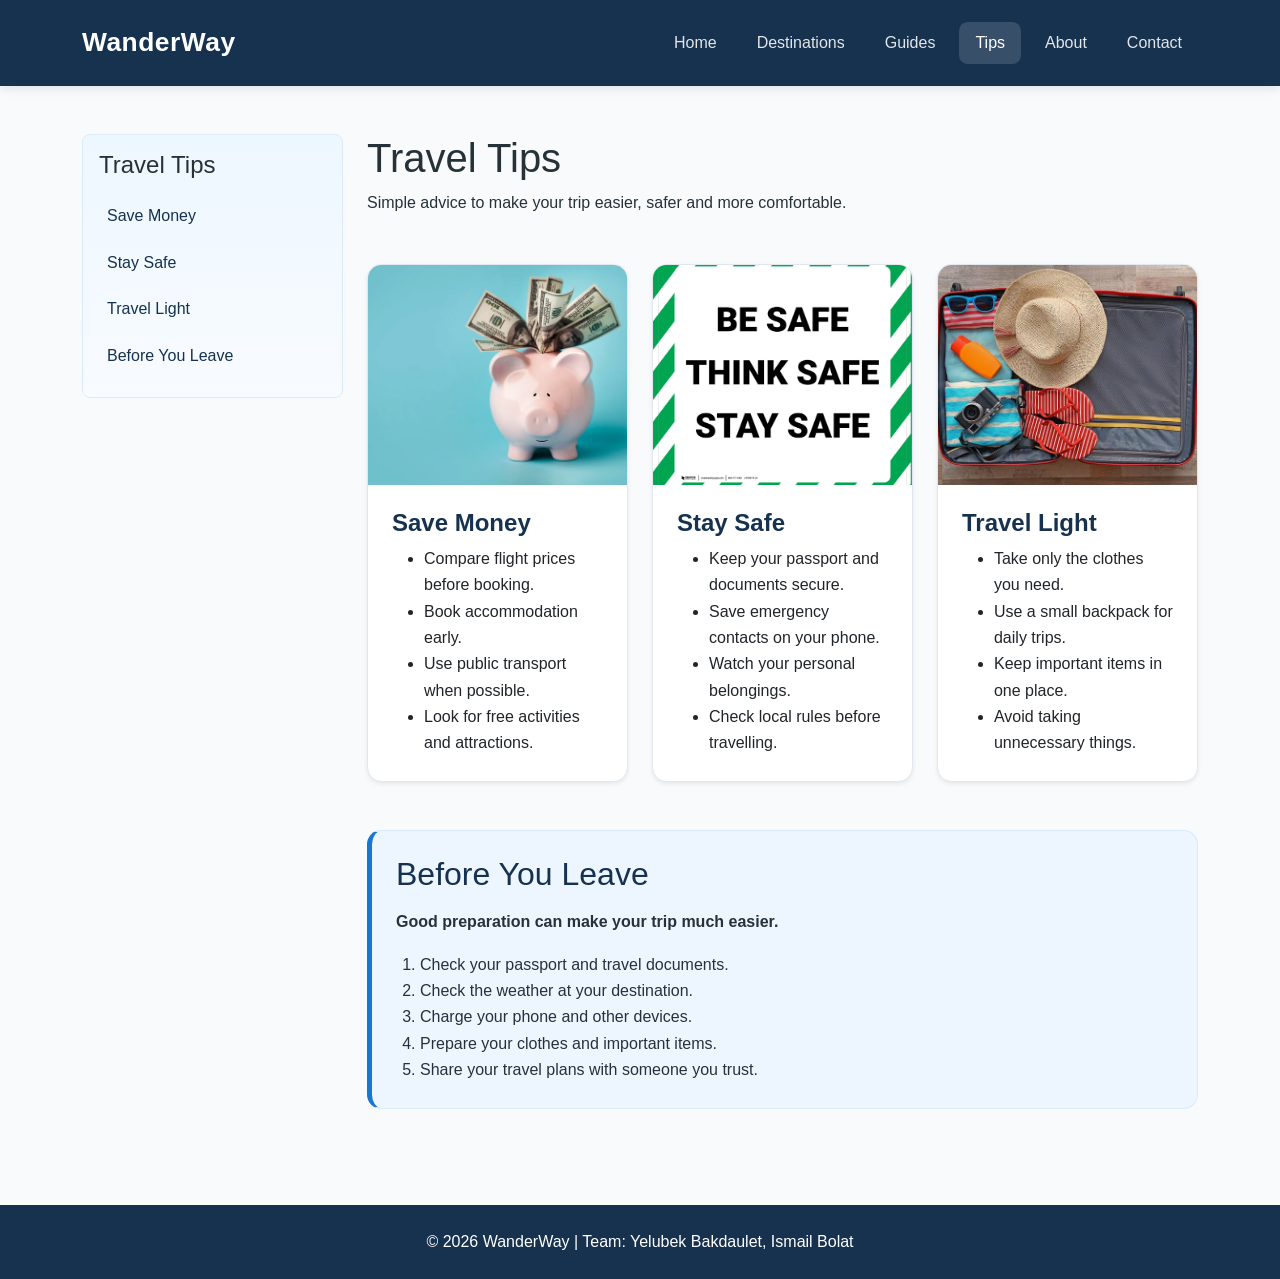
<file: tips.html>
<!DOCTYPE html>
<html lang="en">
<head>
    <meta charset="UTF-8">
    <meta name="viewport" content="width=device-width, initial-scale=1.0">
    <title>WanderWay - Travel Tips</title>
    <link href="https://cdn.jsdelivr.net/npm/bootstrap@5.3.8/dist/css/bootstrap.min.css" rel="stylesheet">
    <link rel="stylesheet" href="css/style.css">
</head>
<body><nav class="navbar navbar-expand-lg navbar-dark site-navbar py-3" aria-label="Main navigation">
    <div class="container">
        <a class="navbar-brand fw-bold" href="index.html">WanderWay</a>
        <button class="navbar-toggler" type="button" data-bs-toggle="collapse" data-bs-target="#mainNavbar" aria-controls="mainNavbar" aria-expanded="false" aria-label="Toggle navigation">
            <span class="navbar-toggler-icon"></span>
        </button>
        <div class="collapse navbar-collapse" id="mainNavbar">
            <div class="navbar-nav ms-auto gap-lg-2 pt-3 pt-lg-0">
                <a class="nav-link px-lg-3 mb-1 mb-lg-0" href="index.html">Home</a>
                <a class="nav-link px-lg-3 mb-1 mb-lg-0" href="destinations.html">Destinations</a>
                <a class="nav-link px-lg-3 mb-1 mb-lg-0" href="guides.html">Guides</a>
                <a class="nav-link active px-lg-3 mb-1 mb-lg-0" href="tips.html" aria-current="page">Tips</a>
                <a class="nav-link px-lg-3 mb-1 mb-lg-0" href="about.html">About</a>
                <a class="nav-link px-lg-3 mb-1 mb-lg-0" href="contact.html">Contact</a>
            </div>
        </div>
    </div>
</nav><div class="container py-5"><div class="row g-4"><aside class="col-12 col-lg-3"><div class="tips-sidebar p-3 rounded-3"><h2 class="h4 mb-3">Travel Tips</h2><nav class="nav flex-column" aria-label="Travel tip sections"><a class="nav-link px-2 mb-1" href="#save-money">Save Money</a><a class="nav-link px-2 mb-1" href="#stay-safe">Stay Safe</a><a class="nav-link px-2 mb-1" href="#travel-light">Travel Light</a><a class="nav-link px-2 mb-1" href="#before-leave">Before You Leave</a></nav></div></aside><main class="col-12 col-lg-9"><section class="mb-5"><h1>Travel Tips</h1><p class="mb-0">Simple advice to make your trip easier, safer and more comfortable.</p></section><section class="row g-4 mb-5"><div class="col-sm-12 col-md-6 col-lg-4"><article class="card h-100 shadow-sm" id="save-money"><img src="images/savemoney.webp" class="card-img-top tip-img" alt="Travel and saving money"><div class="card-body p-4"><h2 class="h4">Save Money</h2><ul class="mb-0"><li>Compare flight prices before booking.</li><li>Book accommodation early.</li><li>Use public transport when possible.</li><li>Look for free activities and attractions.</li></ul></div></article></div><div class="col-sm-12 col-md-6 col-lg-4"><article class="card h-100 shadow-sm" id="stay-safe"><img src="images/safe.jpg" class="card-img-top tip-img" alt="Safe travel in a city"><div class="card-body p-4"><h2 class="h4">Stay Safe</h2><ul class="mb-0"><li>Keep your passport and documents secure.</li><li>Save emergency contacts on your phone.</li><li>Watch your personal belongings.</li><li>Check local rules before travelling.</li></ul></div></article></div><div class="col-sm-12 col-md-6 col-lg-4"><article class="card h-100 shadow-sm" id="travel-light"><img src="images/TravelLight.jpeg" class="card-img-top tip-img" alt="Traveler with a backpack"><div class="card-body p-4"><h2 class="h4">Travel Light</h2><ul class="mb-0"><li>Take only the clothes you need.</li><li>Use a small backpack for daily trips.</li><li>Keep important items in one place.</li><li>Avoid taking unnecessary things.</li></ul></div></article></div></section><section id="before-leave" class="highlight p-4"><h2 class="mb-3">Before You Leave</h2><p class="fw-semibold">Good preparation can make your trip much easier.</p><ol class="mb-0 ps-4"><li>Check your passport and travel documents.</li><li>Check the weather at your destination.</li><li>Charge your phone and other devices.</li><li>Prepare your clothes and important items.</li><li>Share your travel plans with someone you trust.</li></ol></section></main></div></div><footer class="site-footer mt-5 py-4 text-center">
    <p class="mb-0">© 2026 WanderWay | Team: Yelubek Bakdaulet, Ismail Bolat</p>
</footer><script src="https://cdn.jsdelivr.net/npm/bootstrap@5.3.8/dist/js/bootstrap.bundle.min.js"></script><script src="js/script.js"></script>
</body></html>
</file>
<file: css/style.css>
:root {
    --navy: #0f2742;
    --navy-2: #173a5e;
    --blue: #1976d2;
    --blue-dark: #0d5fb8;
    --sky: #eaf5ff;
    --ice: #f6f9fc;
    --text: #243447;
    --muted: #66788a;
    --border: #dce6ef;
    --white: #ffffff;
    --shadow: 0 12px 30px rgba(15, 39, 66, 0.10);
}

* {
    box-sizing: border-box;
}

html {
    scroll-behavior: smooth;
}

body {
    font-family: Arial, sans-serif;
    background: linear-gradient(180deg, #ffffff 0%, var(--ice) 100%);
    color: var(--text);
    line-height: 1.65;
}

a {
    transition: color 0.2s ease, background-color 0.2s ease, transform 0.2s ease;
}

.site-navbar {
    background: linear-gradient(90deg, var(--navy), var(--navy-2));
    box-shadow: 0 4px 18px rgba(15, 39, 66, 0.16);
}

.site-navbar .navbar-brand {
    font-size: 1.65rem;
    letter-spacing: 0.5px;
}

.site-navbar .nav-link {
    color: rgba(255, 255, 255, 0.88);
    border-radius: 0.55rem;
}

.site-navbar .nav-link:hover,
.site-navbar .nav-link:focus {
    color: var(--white);
    background-color: rgba(255, 255, 255, 0.12);
}

.site-navbar .nav-link.active {
    color: var(--white);
    background-color: var(--blue);
}

.hero {
    min-height: 68vh;
    display: flex;
    align-items: center;
    justify-content: center;
    text-align: center;
    position: relative;
    overflow: hidden;
    background:
        radial-gradient(circle at 15% 25%, rgba(25, 118, 210, 0.18) 0, rgba(25, 118, 210, 0) 28%),
        radial-gradient(circle at 85% 75%, rgba(80, 180, 255, 0.20) 0, rgba(80, 180, 255, 0) 30%),
        linear-gradient(135deg, #eef8ff 0%, #ffffff 48%, #e6f3ff 100%);
}

.hero::before,
.hero::after {
    content: "";
    position: absolute;
    border-radius: 50%;
    border: 1px solid rgba(25, 118, 210, 0.12);
}

.hero::before {
    width: 340px;
    height: 340px;
    top: -170px;
    right: -90px;
}

.hero::after {
    width: 260px;
    height: 260px;
    bottom: -150px;
    left: -70px;
}

.hero-content {
    max-width: 780px;
    position: relative;
    z-index: 1;
}

.hero h1 {
    font-size: 2rem;
    line-height: 1.12;
    font-weight: 800;
    color: var(--navy);
}

.hero p {
    font-size: 0.95rem;
    color: var(--muted);
    max-width: 620px;
}

.btn-primary {
    background-color: var(--blue);
    border-color: var(--blue);
}

.btn-primary:hover,
.btn-primary:focus {
    background-color: var(--blue-dark);
    border-color: var(--blue-dark);
}

.btn-outline-primary {
    color: var(--blue);
    border-color: var(--blue);
}

.btn-outline-primary:hover {
    background-color: var(--blue);
    border-color: var(--blue);
}

.btn {
    border-radius: 0.65rem;
    font-weight: 600;
}

.page-title {
    border-radius: 1.25rem;
    background:
        radial-gradient(circle at 90% 10%, rgba(25, 118, 210, 0.14), transparent 30%),
        linear-gradient(135deg, #edf7ff, #ffffff);
    border: 1px solid #e0edf7;
    box-shadow: 0 8px 24px rgba(15, 39, 66, 0.06);
}

.page-title h1 {
    color: var(--navy);
    font-weight: 800;
}

.page-title p {
    color: var(--muted);
}

.media-card-grid {
    display: grid;
    grid-template-columns: 1fr;
    gap: 1.5rem;
}

.travel-card,
.card {
    background: var(--white);
    border: 1px solid var(--border);
    border-radius: 1rem;
    overflow: hidden;
    box-shadow: 0 7px 22px rgba(15, 39, 66, 0.07);
    transition: transform 0.25s ease, box-shadow 0.25s ease;
}

.travel-card:hover,
.card:hover {
    transform: translateY(-5px);
    box-shadow: var(--shadow);
}

.travel-card img {
    width: 100%;
    height: 205px;
    object-fit: cover;
    display: block;
}

.travel-card h3 {
    font-size: 1.25rem;
    color: var(--navy);
    font-weight: 700;
}

.card-title,
.card h2,
.card h3 {
    color: var(--navy);
    font-weight: 700;
}

.highlight {
    background: linear-gradient(135deg, #edf7ff, #f8fbff);
    border: 1px solid #d7eaf9;
    border-left: 5px solid var(--blue);
    border-radius: 1rem;
    box-shadow: 0 6px 18px rgba(15, 39, 66, 0.05);
}

.carousel-inner {
    border: 1px solid var(--border);
}

.carousel-photo {
    height: 500px;
    object-fit: cover;
    filter: brightness(0.90);
}

.carousel-caption {
    left: 50%;
    right: auto;
    bottom: 1.5rem;
    transform: translateX(-50%);
    min-width: 220px;
    background: rgba(15, 39, 66, 0.82);
    backdrop-filter: blur(5px);
    border-radius: 0.75rem;
}

.carousel-caption h3 {
    font-size: 1.15rem;
}

.destination-img,
.guide-img,
.tip-img {
    height: 220px;
    object-fit: cover;
}

.contact-image {
    height: 280px;
    object-fit: cover;
}

.profile-img {
    width: 135px;
    height: 135px;
    border-radius: 50%;
    object-fit: cover;
    border: 5px solid var(--sky);
    box-shadow: 0 6px 18px rgba(15, 39, 66, 0.12);
}

.tips-sidebar {
    background: linear-gradient(180deg, #edf7ff, #f8fbff);
    border: 1px solid #dcebf7;
    position: sticky;
    top: 1rem;
}

.tips-sidebar .nav-link {
    color: var(--navy);
    border-radius: 0.55rem;
}

.tips-sidebar .nav-link:hover {
    background-color: #dceeff;
    color: var(--blue-dark);
}

.form-control,
.form-select,
.input-group-text {
    border-color: #cedce8;
}

.form-control:focus,
.form-select:focus,
.form-check-input:focus {
    border-color: #7db8ef;
    box-shadow: 0 0 0 0.2rem rgba(25, 118, 210, 0.12);
}

.table {
    overflow: hidden;
    border-radius: 0.8rem;
}

.table-dark {
    --bs-table-bg: var(--navy);
}

.site-footer {
    background: linear-gradient(90deg, var(--navy), var(--navy-2));
    color: var(--white);
}

@media (min-width: 768px) {
    .hero h1 {
        font-size: 2.7rem;
    }

    .hero p {
        font-size: 1.05rem;
    }

    .media-card-grid {
        grid-template-columns: repeat(2, 1fr);
    }
}

@media (min-width: 1024px) {
    .hero h1 {
        font-size: 3.45rem;
    }

    .hero p {
        font-size: 1.15rem;
    }

    .media-card-grid {
        grid-template-columns: repeat(3, 1fr);
    }
}

@media (max-width: 991.98px) {
    .site-navbar .navbar-nav {
    }

    .site-navbar .nav-link {
    }

    .tips-sidebar {
        position: static;
    }
}

@media (max-width: 767.98px) {
    .hero {
        min-height: 58vh;
    }

    .carousel-photo {
        height: 310px;
    }

    .carousel-caption {
        bottom: 1rem;
        min-width: 170px;
    }

    .carousel-caption h3 {
        font-size: 1rem;
    }

    .page-title {
    }
}

/* Clean modern layer */
:root {
    --navy: #16324f;
    --navy-2: #1d4569;
    --blue: #1976d2;
    --blue-dark: #0d5fb8;
    --sky: #eaf5ff;
    --ice: #f7f9fc;
    --text: #263238;
    --muted: #66788a;
    --border: #e0e7ee;
    --white: #ffffff;
}

body {
    font-family: Arial, sans-serif;
    background: #f8fafc;
}

.site-navbar {
    background: var(--navy);
    box-shadow: 0 2px 10px rgba(15, 39, 66, 0.12);
}

.site-navbar .nav-link.active {
    background-color: rgba(255, 255, 255, 0.14);
}

.hero {
    min-height: 480px;
    text-align: center;
    background: linear-gradient(180deg, #eef7ff 0%, #ffffff 100%);
}

.hero::before,
.hero::after {
    display: none;
}

.hero-content {
    max-width: 760px;
}

.eyebrow {
    display: inline-block;
    color: var(--blue);
    font-size: 0.8rem;
    font-weight: 700;
    letter-spacing: 0.12em;
}

.hero h1 {
    color: var(--navy);
    font-weight: 700;
    letter-spacing: -0.03em;
}

.hero p {
    color: var(--muted);
}

.btn {
    border-radius: 0.6rem;
    font-weight: 600;
}

.travel-card,
.card {
    border: 1px solid var(--border);
    border-radius: 0.9rem;
    box-shadow: 0 5px 16px rgba(15, 39, 66, 0.06);
}

.travel-card:hover,
.card:hover {
    transform: translateY(-3px);
    box-shadow: 0 10px 24px rgba(15, 39, 66, 0.10);
}

.highlight {
    background: #edf6ff;
    color: var(--text);
    border: 1px solid #d8eafb;
    border-left: 5px solid var(--blue);
    border-radius: 0.9rem;
    box-shadow: none;
}

.highlight h2 {
    color: var(--navy);
}

.page-title {
    border-radius: 1rem;
    background: #eef7ff;
    box-shadow: none;
}

.carousel-inner {
    border-radius: 0.9rem !important;
    box-shadow: 0 8px 24px rgba(15, 39, 66, 0.10) !important;
}

.carousel-photo {
    height: 460px;
}

.carousel-caption {
    background: rgba(15, 39, 66, 0.78);
    border-radius: 0.6rem;
}

.site-footer {
    background: var(--navy);
}

@media (max-width: 767.98px) {
    .hero {
        min-height: 400px;
    }

    .carousel-photo {
        height: 300px;
    }
}


/* JavaScript assignment components */
.assignment-tools { border-top: 1px solid var(--border); }
.accordion-list { display: grid; gap: 0.75rem; }
.faq-item { border: 1px solid var(--border); border-radius: 0.65rem; overflow: hidden; background: #fff; }
.faq-question { width: 100%; border: 0; background: #eaf5ff; color: var(--navy); text-align: left; padding: 1rem 1.2rem; font-weight: 700; cursor: pointer; }
.faq-question::after { content: '+'; float: right; font-size: 1.2rem; }
.faq-question[aria-expanded="true"]::after { content: '−'; }
.faq-answer { display: grid; grid-template-rows: 0fr; transition: grid-template-rows 0.25s ease; }
.faq-answer p { overflow: hidden; margin: 0; padding: 0 1.2rem; }
.faq-item.open .faq-answer { grid-template-rows: 1fr; }
.faq-item.open .faq-answer p { padding: 1rem 1.2rem; }
.popup-overlay { display: none; position: fixed; inset: 0; z-index: 2000; background: rgba(8, 20, 35, 0.65); padding: 1rem; align-items: center; justify-content: center; }
.popup-overlay.show { display: flex; }
.popup-card { width: min(100%, 480px); position: relative; background: #fff; border-radius: 1rem; padding: 2rem; box-shadow: var(--shadow); }
.popup-close { position: absolute; top: 0.5rem; right: 0.8rem; border: 0; background: transparent; font-size: 2rem; line-height: 1; color: var(--navy); cursor: pointer; }
body.color-change-1 { background: #eaf5ff; }
body.color-change-2 { background: #fff4e5; }
body.color-change-3 { background: #eaf8ef; }
body.color-change-4 { background: #f5edff; }
@media (prefers-reduced-motion: reduce) { .faq-answer { transition: none; } }


/* Assignment 5: interactive features */
.suggestion-card { background: #fff; border: 1px solid var(--border); border-radius: .8rem; transition: transform .25s ease, box-shadow .25s ease; }
.suggestion-card.pulse { animation: suggestionPulse .45s ease; }
@keyframes suggestionPulse { 0% { transform: scale(.98); opacity: .7; } 100% { transform: scale(1); opacity: 1; } }
body.night-mode { background: #101b2b; color: #e8eef6; }
body.night-mode main, body.night-mode .container { color: #e8eef6; }
body.night-mode .highlight, body.night-mode .suggestion-card, body.night-mode .faq-item, body.night-mode .popup-card { background: #1c2b40; color: #e8eef6; border-color: #344861; }
body.night-mode h2, body.night-mode h3, body.night-mode .faq-question { color: #e8eef6; }
body.night-mode .faq-question { background: #263b54; }
body.night-mode .hero { background: linear-gradient(135deg, #16263b, #203b57); }
body.night-mode .hero h1, body.night-mode .hero p { color: #e8eef6; }
.navbar-nav .nav-link:focus-visible, button:focus-visible { outline: 3px solid #ffbf47; outline-offset: 3px; }
@media (prefers-reduced-motion: reduce) { *, *::before, *::after { animation-duration: .01ms !important; transition-duration: .01ms !important; scroll-behavior: auto !important; } }
</file>
